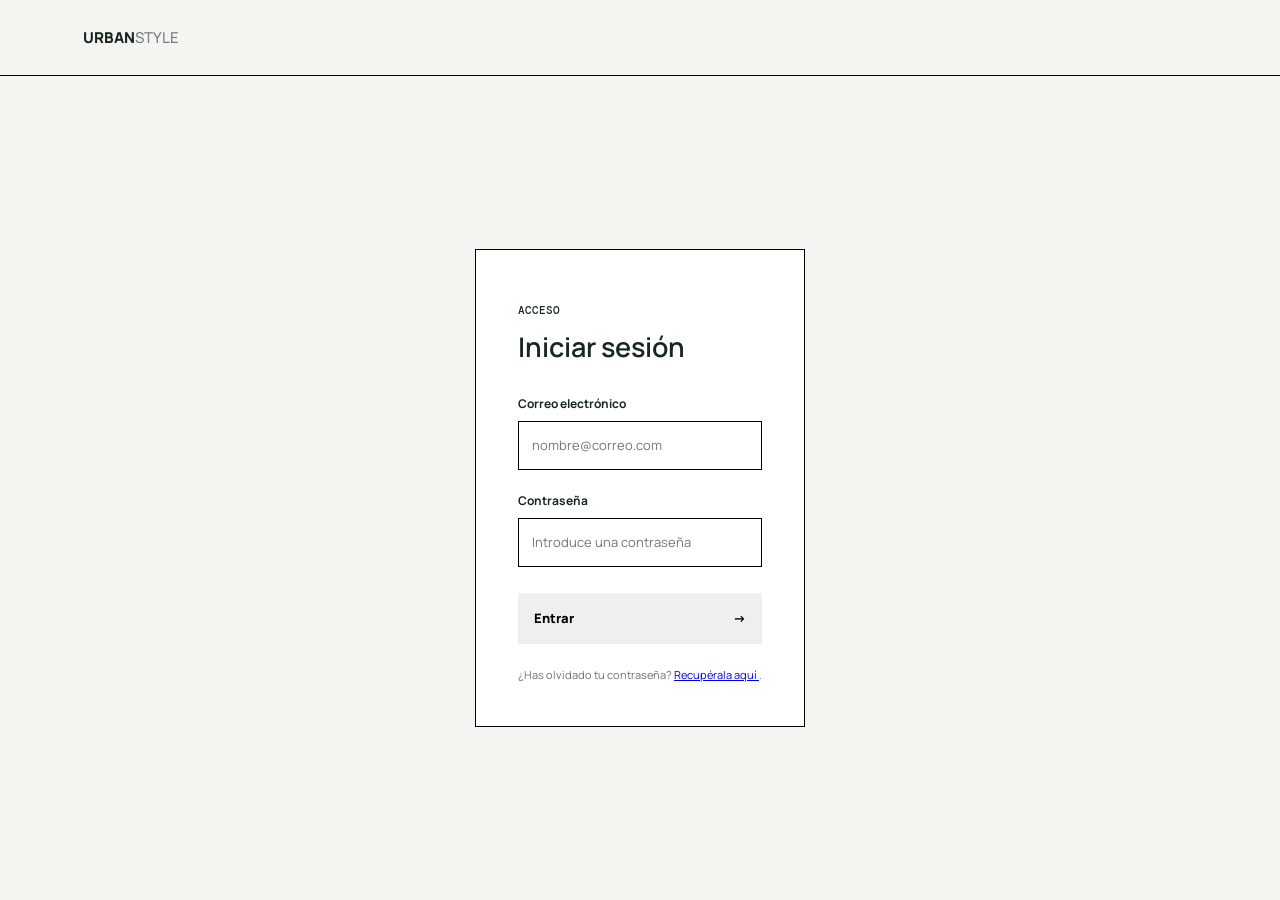
<file: index.html>
<!doctype html>
<html lang="es">
<head>
    <meta charset="utf-8">
    <meta name="viewport" content="width=device-width, initial-scale=1">
    <meta name="analytics-id" content="">
    <title>Urban Style | Inicio</title>
    <link rel="stylesheet" href="assets/styles.css">
    <script src="assets/business.js" defer></script>
</head>
<body>
    <header class="topbar">
        <a class="wordmark" href="index.html" aria-label="Urban Style, inicio">URBAN<span>STYLE</span></a>
        <button class="text-button" id="logout-button" type="button">Cerrar sesión</button>
    </header>

    <main class="dashboard" id="dashboard" hidden>
        <section class="welcome-band">
            <p class="eyebrow">ESPACIO DE CLIENTE</p>
            <h1>Hola, <span id="user-name">Cliente</span></h1>
            <p class="welcome-meta"><span id="user-role">Cliente</span><span id="current-date"></span></p>
        </section>

        <section class="profile-section" aria-labelledby="profile-heading">
            <div class="section-heading">
                <div>
                    <p class="eyebrow">TU CUENTA</p>
                    <h2 id="profile-heading">Perfil y diagnóstico</h2>
                </div>
            </div>
            <dl class="profile-grid">
                <div class="profile-item"><dt>Correo</dt><dd id="email"></dd></div>
                <div class="profile-item"><dt>Usuario del correo</dt><dd id="email-user"></dd></div>
                <div class="profile-item"><dt>Dominio</dt><dd id="email-domain"></dd></div>
                <div class="profile-item"><dt>ID de cliente</dt><dd id="customer-id"></dd></div>
                <div class="profile-item"><dt>Apodo</dt><dd id="nickname"></dd></div>
                <div class="profile-item"><dt>Membresía</dt><dd id="membership"></dd></div>
                <div class="profile-item"><dt>Prendas de regalo</dt><dd id="gift-clothes"></dd></div>
                <div class="profile-item"><dt>Idioma del navegador</dt><dd id="browser-language"></dd></div>
                <div class="profile-item"><dt>Conexión</dt><dd id="internet-status"></dd></div>
                <div class="profile-item"><dt>ID de sesión</dt><dd class="mono" id="session-id"></dd></div>
            </dl>
        </section>

        <section class="purchase-section" aria-labelledby="purchase-heading">
            <div class="section-heading">
                <div>
                    <p class="eyebrow">CATÁLOGO</p>
                    <h2 id="purchase-heading">Tu selección</h2>
                </div>
            </div>
            <div class="purchase-layout">
                <div class="catalog-list" aria-label="Prendas disponibles">
                    <label class="catalog-item">
                        <input class="product-checkbox" type="checkbox" value="29.90€" checked>
                        <span class="product-name">Denim Elixir</span>
                        <span class="product-price">29.90€</span>
                    </label>
                    <label class="catalog-item">
                        <input class="product-checkbox" type="checkbox" value="19.99€" checked>
                        <span class="product-name">Jordan Urban</span>
                        <span class="product-price">19.99€</span>
                    </label>
                    <label class="catalog-item">
                        <input class="product-checkbox" type="checkbox" value="59.99€" checked>
                        <span class="product-name">Nike Tech Supreme</span>
                        <span class="product-price">59.99€</span>
                    </label>
                    <div class="coupon-field">
                        <label for="coupon">Cupón promocional (€)</label>
                        <input id="coupon" name="coupon" type="text" inputmode="decimal" value="10" autocomplete="off">
                    </div>
                </div>
                <div class="order-summary" aria-live="polite">
                    <div class="summary-line"><span>Subtotal</span><strong id="subtotal">0,00 €</strong></div>
                    <div class="summary-line"><span>Descuento</span><strong id="discount">−0,00 €</strong></div>
                    <div class="summary-line"><span>IVA (21%)</span><strong id="vat">0,00 €</strong></div>
                    <div class="summary-line summary-total"><span>Total a pagar</span><strong id="total">0,00 €</strong></div>
                    <p class="order-number">Pedido actual: <strong id="order-id">1000</strong></p>
                    <p class="form-error" id="purchase-error" role="alert" hidden></p>
                    <button class="primary-button order-button" id="confirm-order" type="button">Confirmar pedido <span aria-hidden="true">&#8594;</span></button>
                    <p class="order-confirmation" id="order-confirmation" role="status" hidden></p>
                </div>
            </div>
        </section>

        <section class="flash-section" aria-labelledby="flash-heading">
            <div>
                <p class="eyebrow">POR TIEMPO LIMITADO</p>
                <h2 id="flash-heading">Oferta Relámpago</h2>
                <p>Un descuento exclusivo durante 15 segundos.</p>
            </div>
            <div class="flash-control">
                <p class="flash-countdown" aria-live="polite"><span id="flash-countdown">15</span> s</p>
                <button class="primary-button flash-button" id="flash-button" type="button">Activar Oferta Relámpago <span aria-hidden="true">&#8594;</span></button>
                <p class="flash-status" id="flash-status" role="status">La oferta está lista.</p>
            </div>
        </section>

        <section class="reviews-section" aria-labelledby="reviews-heading">
            <div class="section-heading">
                <div>
                    <p class="eyebrow">LA COMUNIDAD OPINA</p>
                    <h2 id="reviews-heading">Reseñas de prendas</h2>
                </div>
            </div>
            <form class="review-form" id="review-form">
                <label for="review-comment">Escribe tu opinión</label>
                <textarea id="review-comment" name="comment" rows="4" maxlength="1000" required></textarea>
                <button class="primary-button review-button" type="submit">Publicar reseña <span aria-hidden="true">&#8594;</span></button>
                <p class="review-status" id="review-status" role="status" aria-live="polite"></p>
            </form>
            <ol class="review-list" id="review-list" aria-label="Reseñas publicadas"></ol>
        </section>
    </main>

    <noscript><p class="noscript">Activa JavaScript para usar el portal.</p></noscript>
</body>
</html>
</file>
<file: assets/styles.css>
@import url('https://fonts.googleapis.com/css2?family=DM+Mono:wght@400;500&family=Manrope:wght@400;500;600;700;800&display=swap');

:root {
    color-scheme: light;
    --ink: #182622;
    --muted: #68746f;
    --line: #d8dfda;
    --paper: #f4f5f0;
    --white: #fff;
    font-family: 'Manrope', sans-serif;
    font-synthesis: none;
}

* {
    box-sizing: border-box;
}

body {
    min-width: 320px;
    min-height: 100vh;
    margin: 0;
    color: var(--ink);
    background: var(--paper);
}

.topbar {
    height: 76px;
    padding: 0 6.5vw;
    display: flex;
    align-items: center;
    justify-content: space-between;
    border-bottom: 1px solid #000000;
}

.wordmark {
    color: var(--ink);
    font-size: 15px;
    font-weight: 800;
    letter-spacing: 0;
    text-decoration: none;
}

.wordmark span {
    color: #76817b;
    font-weight: 500;
}

.text-button {
    padding: 9px 0;
    border: 0;
    color: var(--ink);
    background: transparent;
    font: inherit;
    font-size: 13px;
    cursor: pointer;
}

.text-button:hover {
    text-decoration: underline;
    text-underline-offset: 4px;
}

.login-layout {
    width: min(1120px, 87vw);
    min-height: calc(100vh - 76px);
    margin: 0 auto;
    display: flex;
    justify-content: center;
    align-items: center;
}

.login-intro {
    position: relative;
    min-height: 390px;
    display: flex;
    flex-direction: column;
    justify-content: center;
    padding: 10%;
    border: 1px solid #000000;
}

.eyebrow {
    font: 500 11px 'DM Mono', monospace;
    letter-spacing: 0;
}

.login-intro h1 {
    margin: 0;
    font-size: clamp(50px, 7vw, 86px);
    line-height: .99;
    font-weight: 600;
    letter-spacing: 0;
}

.intro-copy {
    max-width: 320px;
    margin-top: 26px;
    color: var(--muted);
    font-size: 15px;
    line-height: 1.8;
}

.intro-index {
    bottom: 0;
    color: var(--muted);
    font: 11px 'DM Mono', monospace;
}

.login-panel {
    padding: 42px;
    background: var(--white);
    border: 1px solid #000000;
}

.login-panel h2 {
    margin: 0 0 30px;
    font-size: 27px;
    font-weight: 600;
    letter-spacing: 0;
}

.login-panel form {
    display: flex;
    flex-direction: column;
}

.login-panel label {
    margin: 0 0 9px;
    font-size: 12px;
    font-weight: 700;
}

.login-panel input {
    width: 100%;
    height: 49px;
    margin-bottom: 22px;
    padding: 0 13px;
    border: 1px solid #000000;
    color: var(--ink);
    background: var(--white);
    font: inherit;
    font-size: 13px;
}

.login-panel input:focus {
    outline: 2px solid #000000;
    outline-offset: 2px;
}

.primary-button {
    display: flex;
    height: 51px;
    align-items: center;
    justify-content: space-between;
    margin-top: 4px;
    padding: 0 16px;
    border: 0;
    font: inherit;
    font-size: 13px;
    font-weight: 800;
    cursor: pointer;
    transition: background 0.2s ease;
}

.primary-button:hover {
    background: #b1b1b1;
}

.demo-note {
    margin: 22px 0 0;
    color: var(--muted);
    font-size: 11px;
    line-height: 1.7;
}

.form-error {
    margin: 12px 0 0;
    color: #a83131;
    font-size: 12px;
}

.dashboard {
    width: min(1020px, 87vw);
    margin: 0 auto;
    padding: 58px 0 70px;
    animation: arrive .45s ease both;
}

.welcome-band {
    padding: 30px 36px 32px;
    color: #000000;
    border: 1.5px solid #000000;
}

.welcome-band .eyebrow {
    color: #000000;
}

.welcome-band h1 {
    margin: 0;
    font-size: clamp(32px, 5vw, 48px);
    font-weight: 600;
    letter-spacing: 0;
}

.welcome-meta {
    display: flex;
    flex-wrap: wrap;
    gap: 10px 22px;
    margin: 15px 0 0;
    color: #303030;
    font-size: 12px;
}

.profile-section {
    margin-top: 38px;
}

.section-heading {
    display: flex;
    justify-content: space-between;
    align-items: center;
    padding-bottom: 20px;
    border-bottom: 1px solid #000000;
}

.section-heading .eyebrow {
    margin-bottom: 7px;
}

.section-heading h2 {
    margin: 0;
    font-size: 23px;
    font-weight: 600;
    letter-spacing: 0;
}   

.profile-grid {
    display: grid;
    grid-template-columns: repeat(3, minmax(0, 1fr));
    margin: 0;
}

.profile-item {
    min-width: 0;
    padding: 20px 16px 18px 0;
}

.section-heading {
    border-bottom: 1px solid #000000;
}

.profile-item dt {
    margin-bottom: 9px;
    color: var(--muted);
    font-size: 11px;
}

.profile-item dd {
    overflow-wrap: anywhere;
    margin: 0;
    font-size: 14px;
    font-weight: 700;
}

.purchase-section {
    margin-top: 42px;
}

.purchase-layout {
    display: grid;
    grid-template-columns: minmax(0, 1.2fr) minmax(280px, .8fr);
    gap: 48px;
    padding-top: 12px;
}

.catalog-item {
    min-height: 62px;
    display: grid;
    grid-template-columns: 20px 1fr auto;
    align-items: center;
    gap: 12px;
    border-bottom: 1px solid var(--line);
    cursor: pointer;
}

.product-checkbox {
    width: 17px;
    height: 17px;
    accent-color: var(--ink);
}

.product-name,
.product-price {
    font-size: 13px;
}

.product-price {
    font-weight: 700;
}

.coupon-field {
    display: grid;
    grid-template-columns: 1fr minmax(90px, 130px);
    align-items: center;
    gap: 16px;
    margin-top: 26px;
}

.coupon-field label {
    font-size: 12px;
    font-weight: 700;
}

.coupon-field input {
    width: 100%;
    height: 42px;
    padding: 0 11px;
    border: 1px solid var(--line);
    background: var(--white);
    color: var(--ink);
    font: inherit;
    font-size: 13px;
}

.coupon-field input:focus {
    outline: 2px solid var(--ink);
    outline-offset: 2px;
}

.order-summary {
    padding: 6px 0 0;
}

.summary-line {
    display: flex;
    justify-content: space-between;
    gap: 16px;
    padding: 11px 0;
    color: var(--muted);
    font-size: 13px;
}

.summary-line strong {
    color: var(--ink);
    font-weight: 600;
    white-space: nowrap;
}

.summary-total {
    margin-top: 5px;
    padding-top: 16px;
    border-top: 1px solid var(--ink);
    color: var(--ink);
    font-size: 15px;
    font-weight: 800;
}

.summary-total strong {
    font-size: 17px;
    font-weight: 800;
}

.order-number {
    margin: 23px 0 12px;
    color: var(--muted);
    font: 11px 'DM Mono', monospace;
}

.order-number strong {
    color: var(--ink);
}

.order-button {
    width: 100%;
    background: #e2e2e2;
}

.order-button:disabled {
    background: #e5e7e0;
    color: #8a918c;
    cursor: not-allowed;
}

.order-confirmation {
    margin: 12px 0 0;
    color: #315b3c;
    font-size: 12px;
    font-weight: 700;
}

.flash-section {
    display: grid;
    grid-template-columns: 1fr minmax(250px, .8fr);
    align-items: center;
    gap: 32px;
    margin-top: 54px;
    padding: 28px 30px;
    color: #000;
    border: 1px solid black;
}

.flash-section .eyebrow,
.flash-section p {
    color: #7a7a7a;
}

.flash-section h2 {
    margin: 6px 0 8px;
    font-size: 24px;
    font-weight: 600;
}

.flash-section p {
    margin-bottom: 0;
    font-size: 13px;
}

.flash-control {
    text-align: right;
}

.flash-countdown {
    margin: 0 0 10px !important;
    font: 500 26px 'DM Mono', monospace !important;
}

.flash-button {
    width: 100%;
    background: #e2e2e2;
    color: var(--ink);
}

.flash-button:disabled {
    background: #e5e7e0;
    color: #68746f;
    cursor: not-allowed;
}

.flash-status {
    min-height: 18px;
    margin-top: 9px !important;
    font-size: 11px !important;
}

.reviews-section {
    margin-top: 48px;
}

.review-form {
    display: grid;
    gap: 12px;
    max-width: 680px;
    padding: 22px 0;
}

.review-form label {
    font-size: 12px;
    font-weight: 700;
}

.review-form textarea {
    width: 100%;
    min-height: 100px;
    resize: vertical;
    padding: 12px;
    border: 1px solid var(--line);
    color: var(--ink);
    background: var(--white);
    font: inherit;
    font-size: 13px;
}

.review-form textarea:focus {
    outline: 2px solid var(--ink);
    outline-offset: 2px;
}

.review-button {
    width: min(100%, 280px);
    background: #e2e2e2;
}

.review-status {
    min-height: 18px;
    margin: 0;
    color: var(--muted);
    font-size: 12px;
}

.review-list {
    display: grid;
    gap: 0;
    margin: 0;
    padding: 0;
    list-style: none;
}

.review-item {
    padding: 18px 0;
    border-top: 1px solid var(--line);
}

.review-meta {
    display: flex;
    flex-wrap: wrap;
    justify-content: space-between;
    gap: 8px 20px;
    font-size: 12px;
}

.review-meta time {
    color: var(--muted);
    font: 11px 'DM Mono', monospace;
}

.review-item p {
    margin: 10px 0 0;
    overflow-wrap: anywhere;
    white-space: pre-wrap;
    font-size: 13px;
    line-height: 1.6;
}

.mono {
    font: 12px 'DM Mono', monospace !important;
}

.noscript {
    padding: 24px;
    text-align: center;
}

@keyframes arrive {
    from {
        opacity: 0;
        transform: translateY(8px);
    }

    to {
        opacity: 1;
        transform: translateY(0);
    }
}

@media (max-width: 700px) {
    .topbar {
        height: 64px;
        padding: 0 6vw;
    }

    .login-layout {
        min-height: auto;
        padding: 48px 0;
    }

    .login-intro {
        min-height: 250px;
    }

    .login-intro h1 {
        font-size: 58px;
    }

    .intro-index {
        bottom: -22px;
    }

    .login-panel {
        padding: 28px 23px;
    }

    .dashboard {
        padding-top: 30px;
    }

    .welcome-band {
        padding: 25px 23px;
    }

    .profile-grid {
        grid-template-columns: repeat(2, minmax(0, 1fr));
    }

    .purchase-layout {
        grid-template-columns: 1fr;
        gap: 34px;
    }

    .flash-section {
        grid-template-columns: 1fr;
        gap: 18px;
        padding: 24px;
    }

    .flash-control {
        text-align: left;
    }
}

@media (prefers-reduced-motion: reduce) {

    *,
    *::before,
    *::after {
        animation-duration: .01ms !important;
        animation-iteration-count: 1 !important;
        scroll-behavior: auto !important;
    }
}
</file>
